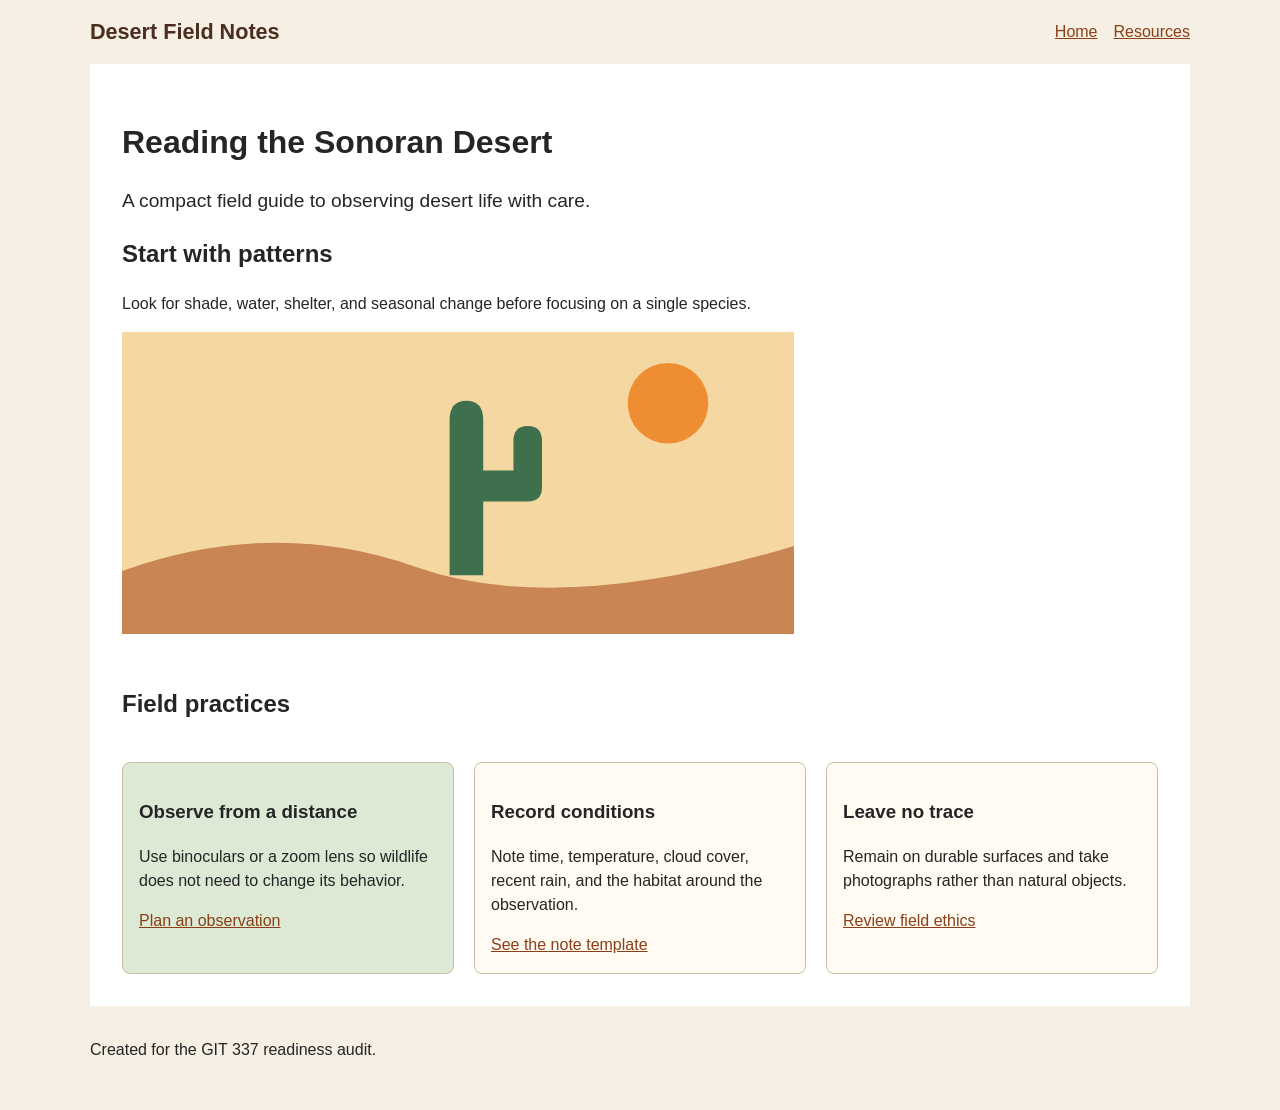
<file: index.html>
<!doctype html>
<html lang="en">

<head>
    <meta charset="utf-8">
    <meta name="viewport" content="width=device-width, initial-scale=1.0">
    <title>Desert Field Notes</title>
    <link rel="stylesheet" href="css/styles.css">
</head>

<body>
    <header class="site-header">
        <a class="site-name" href="index.html">Desert Field Notes</a>
        <nav aria-label="Primary navigation">
            <ul class="nav-list">
                <li><a href="index.html">Home</a></li>
                <li><a href="pages/resources.html">Resources</a></li>
            </ul>
        </nav>
    </header>

    <main>
        <h1>Reading the Sonoran Desert</h1>
        <p class="lede">A compact field guide to observing desert life with care.</p>

        <section class="intro">
            <h2>Start with patterns</h2>
            <p>Look for shade, water, shelter, and seasonal change before focusing on a single species.</p>
            <img src="images/saguaro-study.svg" alt="Cactus in the desert">
        </section>

        <section class="cards" aria-labelledby="field-practices">
            <h2 id="field-practices">Field practices</h2>
            <article class="card featured" id="featured-card">
                <h3>Observe from a distance</h3>
                <p>Use binoculars or a zoom lens so wildlife does not need to change its behavior.</p>
                <a href="pages/resources.html">Plan an observation</a>
            </article>
            <article class="card">
                <h3>Record conditions</h3>
                <p>Note time, temperature, cloud cover, recent rain, and the habitat around the observation.</p>
                <a href="pages/resources.html#notes">See the note template</a>
            </article>
            <article class="card">
                <h3>Leave no trace</h3>
                <p>Remain on durable surfaces and take photographs rather than natural objects.</p>
                <a href="pages/resources.html#ethics">Review field ethics</a>
            </article>
        </section>
    </main>

    <footer>
        <p>Created for the GIT 337 readiness audit.</p>
    </footer>
</body>

</html>
</file>
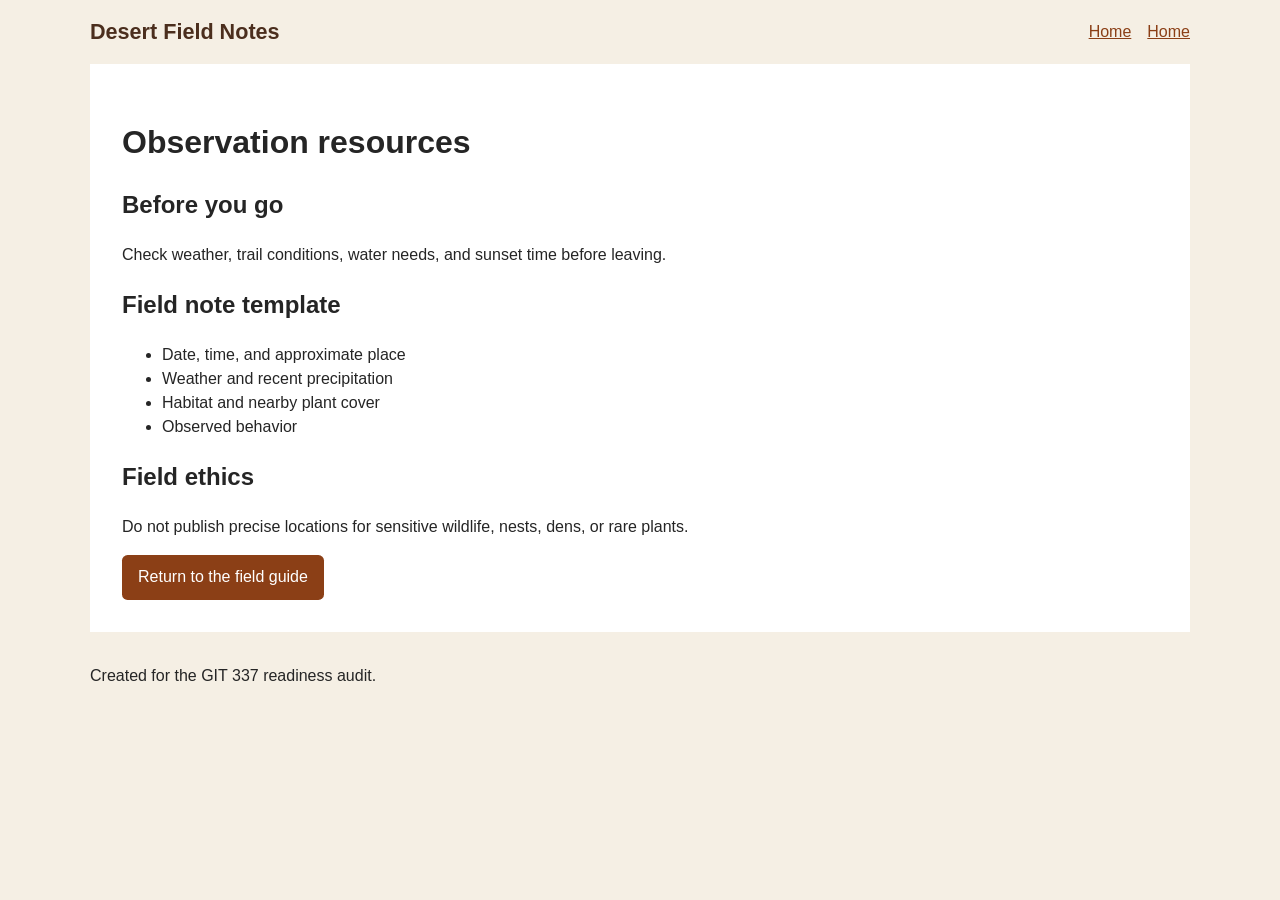
<file: pages/resources.html>
<!doctype html>
<html lang="en">

<head>
    <meta charset="utf-8">
    <meta name="viewport" content="width=device-width, initial-scale=1">
    <title>Resources | Desert Field Notes</title>
    <link rel="stylesheet" href="../css/styles.css">
</head>

<body>
    <header class="site-header">
        <a class="site-name" href="../index.html">Desert Field Notes</a>
        <nav aria-label="Primary navigation">
            <ul class="nav-list">
                <li><a href="../index.html">Home</a></li>
                <li><a href="../index.html">Home</a></li>
            </ul>
        </nav>
    </header>

    <main>
        <h1>Observation resources</h1>
        <section>
            <h2>Before you go</h2>
            <p>Check weather, trail conditions, water needs, and sunset time before leaving.</p>
        </section>

        <section id="notes">
            <h2>Field note template</h2>
            <ul>
                <li>Date, time, and approximate place</li>
                <li>Weather and recent precipitation</li>
                <li>Habitat and nearby plant cover</li>
                <li>Observed behavior</li>
            </ul>
        </section>

        <section id="ethics">
            <h2>Field ethics</h2>
            <p>Do not publish precise locations for sensitive wildlife, nests, dens, or rare plants.</p>
            <a class="button" href="/index.html">Return to the field guide</a>
        </section>
    </main>

    <footer>
        <p>Created for the GIT 337 readiness audit.</p>
    </footer>
</body>

</html>
</file>
<file: css/styles.css>
* {
    box-sizing: border-box;
}

body {
    margin: 0;
    color: #252525;
    background: #f5efe4;
    font-family: Arial, Helvetica, sans-serif;
    line-height: 1.5;
}

a {
    color: #8b3f16;
}

a:focus {
    outline: 2px solid #8b3f16;
}

.site-header,
main,
footer {
    width: 100%;
    max-width: 1100px;
    margin-inline: auto;
}

.site-header {
    display: flex;
    align-items: center;
    justify-content: space-between;
    padding-block: 1rem;
}

.site-name {
    color: #4b2e1d;
    font-size: 1.35rem;
    font-weight: 700;
    text-decoration: none;
}

.nav-list {
    display: flex;
    gap: 1rem;
    margin: 0;
    padding: 0;
    list-style: none;
}

main {
    padding: 2rem;
    background: #fff;
}

.lede {
    max-width: 60ch;
    font-size: 1.2rem;
}

.intro img {
    display: block;
    width: 100%;
    max-width: 42rem;
    height: auto;
}

.cards {
    display: grid;
    grid-template-columns: repeat(auto-fit, minmax(250px, 1fr));
    gap: 1.25rem;
    margin-top: 2rem;
}

.cards>h2 {
    grid-column: 1 / -1;
}

.card {
    padding: 1rem;
    border: 1px solid #cbbba5;
    border-radius: .5rem;
    background: #fffaf2;
}

.featured {
    background: #dce9d5;
}

.button {
    display: inline-block;
    padding: .65rem 1rem;
    color: white;
    background: #8b3f16;
    border-radius: .35rem;
    text-decoration: none;
}

footer {
    padding-block: 1rem 2rem;
}

@media (min-width: 500px) and (max-width: 700px) {
    .site-header {
        flex-direction: column;
        align-items: flex-start;
    }
    .cards {
        grid-template-columns: 1fr;
    }
}
</file>
